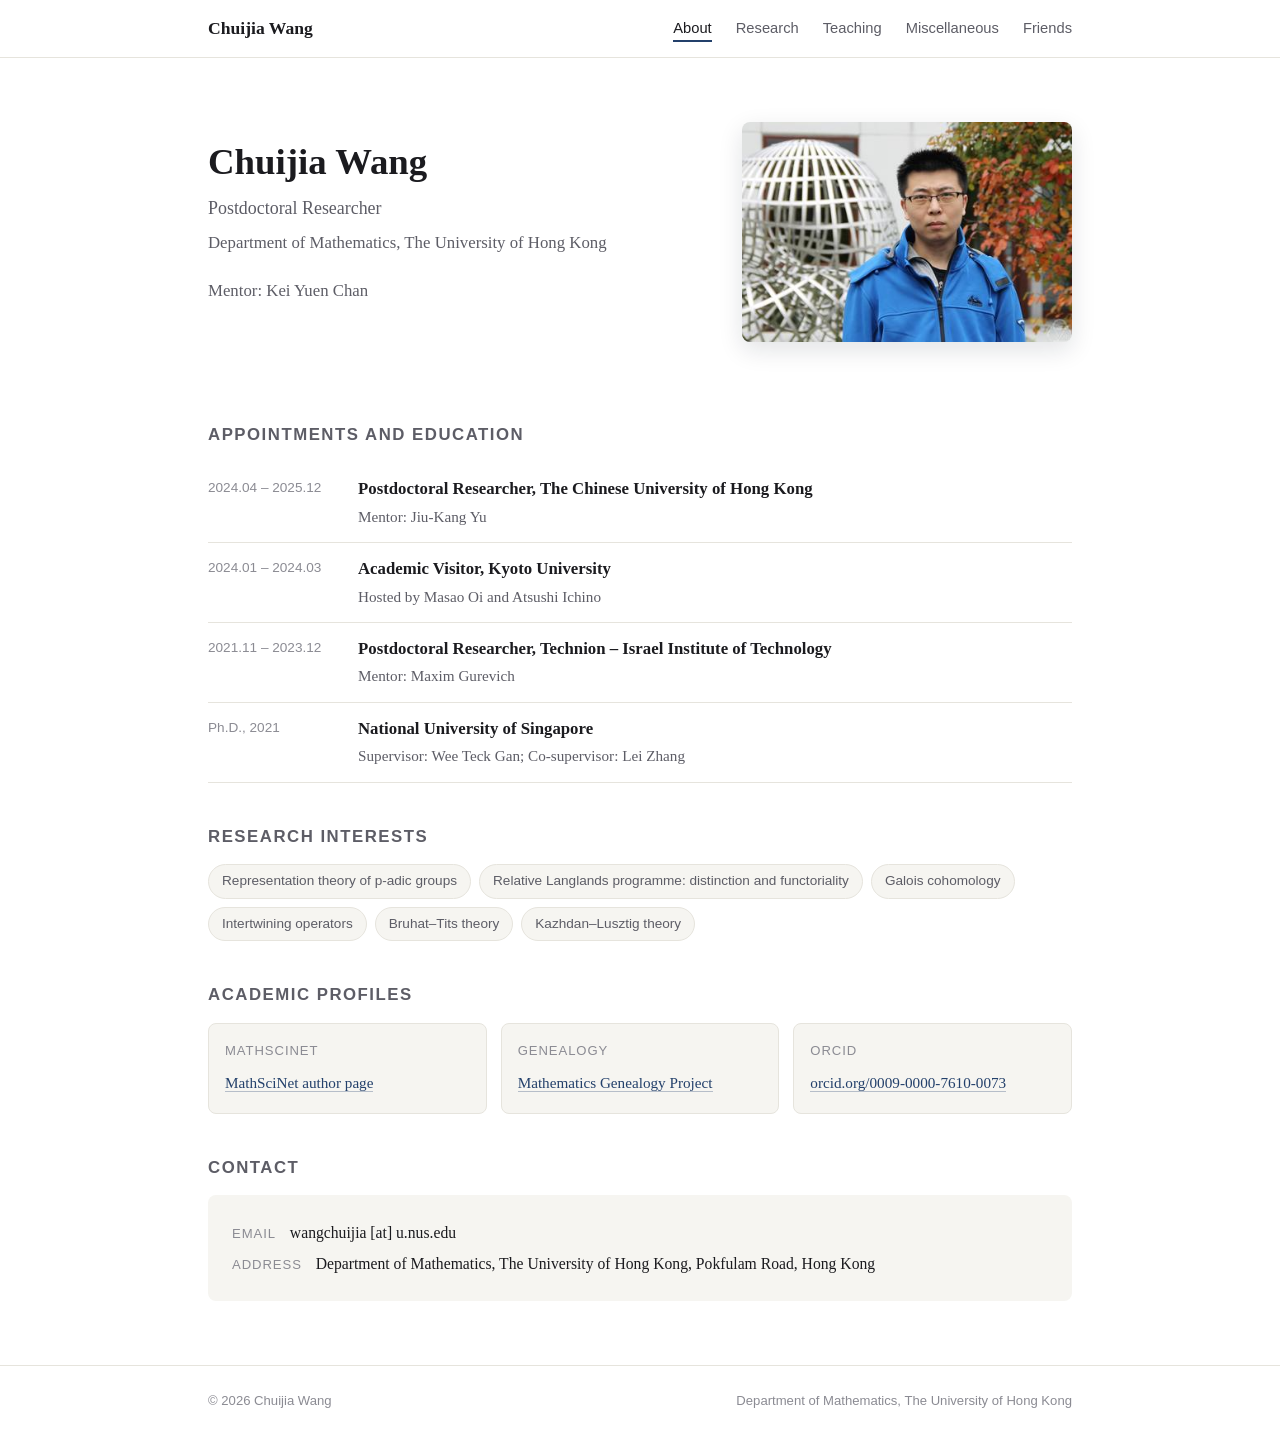
<file: index.html>
<!DOCTYPE html>
<html lang="en">
<head>
  <meta charset="utf-8">
  <meta name="viewport" content="width=device-width, initial-scale=1">
 <title>Chuijia Wang's Homepage</title>
  <meta name="description" content="Chuijia Wang, mathematician, The University of Hong Kong.">
  <link rel="icon" type="image/svg+xml" href="data:image/svg+xml,%3Csvg xmlns='http://www.w3.org/2000/svg' viewBox='0 0 32 32'%3E%3Crect width='32' height='32' rx='5' fill='%23ffffff'/%3E%3Crect x='1.5' y='1.5' width='29' height='29' rx='4' fill='none' stroke='%2323406b' stroke-width='1.5'/%3E%3Ctext x='16' y='23' text-anchor='middle' font-family='Georgia, serif' font-size='18' font-weight='bold' fill='%2323406b'%3E%E2%88%AB%3C/text%3E%3C/svg%3E">
  <link rel="stylesheet" href="assets/css/style.css">
</head>
<body>

  <header class="site-header">
    <div class="container">
      <a class="site-name" href="index.html">Chuijia Wang</a>
      <nav class="site-nav" aria-label="Main navigation">
        <button class="nav-toggle" type="button" aria-label="Toggle navigation" aria-expanded="false">
          <svg viewBox="0 0 24 24" width="24" height="24" aria-hidden="true">
            <path d="M3 6h18M3 12h18M3 18h18" fill="none" stroke="currentColor" stroke-width="2" stroke-linecap="round"/>
          </svg>
        </button>
        <ul>
          <li><a href="index.html" aria-current="page">About</a></li>
          <li><a href="research.html">Research</a></li>
          <li><a href="teaching.html">Teaching</a></li>
          <li><a href="miscellaneous.html">Miscellaneous</a></li>
          <li><a href="friends.html">Friends</a></li>
        </ul>
      </nav>
    </div>
  </header>

  <main class="container">

    <!-- ===== Hero ===== -->
    <section class="hero">
      <div>
        <h1>Chuijia Wang</h1>
        <p class="role">Postdoctoral Researcher</p>
        <p class="affiliation">Department of Mathematics, The University of Hong Kong</p>
         <p class="affiliation">Mentor: Kei Yuen Chan</p>
        <div class="quick-links">
  <!-- <a href="#contact">Email</a> -->
  <!--<a href="https://orcid.org/0009-0000-7610-0073" rel="noopener" target="_blank">ORCID</a>-->
  <!-- <a href="assets/cv.pdf">CV</a> -->
</div>
      </div>
      <img class="hero-photo" src="assets/images/photocj.jpg" alt="Portrait of Chuijia Wang">
    </section>

    <!-- ===== Appointments ===== -->
    <h2>Appointments and education</h2>
    <ul class="timeline">
      <li>
        <span class="when">2024.04 – 2025.12</span>
        <span class="what">
          <strong>Postdoctoral Researcher, The Chinese University of Hong Kong</strong><br>
          <span class="sub">Mentor: Jiu-Kang Yu</span>
        </span>
      </li>
      <li>
        <span class="when">2024.01 – 2024.03</span>
        <span class="what">
          <strong>Academic Visitor, Kyoto University</strong><br>
          <span class="sub">Hosted by Masao Oi and Atsushi Ichino</span>
        </span>
      </li>
      <li>
        <span class="when">2021.11 – 2023.12</span>
        <span class="what">
          <strong>Postdoctoral Researcher, Technion – Israel Institute of Technology</strong><br>
          <span class="sub">Mentor: Maxim Gurevich</span>
        </span>
      </li>
      <li>
        <span class="when">Ph.D., 2021</span>
        <span class="what">
          <strong>National University of Singapore</strong><br>
          <span class="sub">Supervisor: Wee Teck Gan; Co-supervisor: Lei Zhang</span>
        </span>
      </li>
    </ul>

    <!-- ===== Research interests ===== -->
    <h2>Research interests</h2>
    <div class="tags">
      <span>Representation theory of p-adic groups</span>
      <span>Relative Langlands programme: distinction and functoriality</span>
      <span>Galois cohomology</span>
      <span>Intertwining operators</span>
      <span>Bruhat–Tits theory</span>
      <span>Kazhdan–Lusztig theory</span>
    </div>

    <!-- ===== Academic profiles ===== -->
    <h2>Academic profiles</h2>
    <div class="profile-cards">
      <div class="profile-card">
        <div class="pc-name">MathSciNet</div>
        <a href="https://mathscinet.ams.org/mathscinet/author?authorId=1631959" rel="noopener" target="_blank">MathSciNet author page</a>
      </div>
      <div class="profile-card">
        <div class="pc-name">Genealogy</div>
        <a href="https://www.genealogy.math.ndsu.nodak.edu/id.php?id=279085" rel="noopener" target="_blank">Mathematics Genealogy Project</a>
      </div>
      <div class="profile-card">
        <div class="pc-name">ORCID</div>
        <a href="https://orcid.org/0009-0000-7610-0073" rel="noopener" target="_blank">orcid.org/0009-0000-7610-0073</a>
      </div>
    </div>

    <!-- ===== Contact ===== -->
    <h2 id="contact">Contact</h2>
    <div class="contact">
      <p><span class="label">Email</span> wangchuijia [at] u.nus.edu</p>
      <p><span class="label">Address</span> Department of Mathematics, The University of Hong Kong, Pokfulam Road, Hong Kong</p>
    </div>

  </main>

  <footer class="site-footer">
    <div class="container">
      <span>&copy; 2026 Chuijia Wang</span>
      <span>Department of Mathematics, The University of Hong Kong</span>
    </div>
  </footer>

  <script src="assets/js/nav.js"></script>
</body>
</html>
</file>
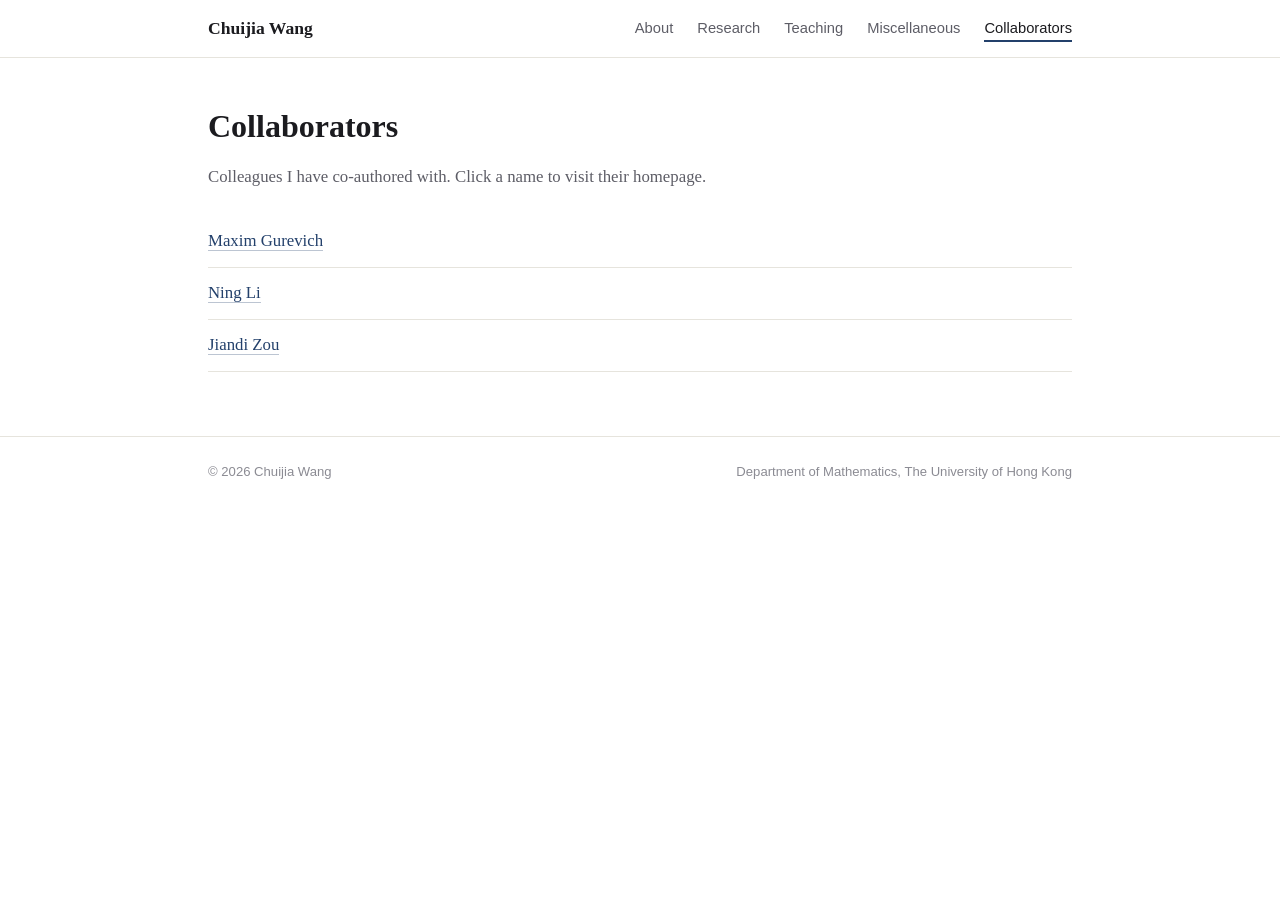
<file: collaborators.html>
<!DOCTYPE html>
<html lang="en">
<head>
  <meta charset="utf-8">
  <meta name="viewport" content="width=device-width, initial-scale=1">
  <title>Chuijia Wang — Collaborators</title>
  <meta name="description" content="Collaborators of Chuijia Wang.">
  <link rel="icon" type="image/svg+xml" href="data:image/svg+xml,%3Csvg xmlns='http://www.w3.org/2000/svg' viewBox='0 0 32 32'%3E%3Crect width='32' height='32' rx='5' fill='%23ffffff'/%3E%3Crect x='1.5' y='1.5' width='29' height='29' rx='4' fill='none' stroke='%2323406b' stroke-width='1.5'/%3E%3Ctext x='16' y='23' text-anchor='middle' font-family='Georgia, serif' font-size='18' font-weight='bold' fill='%2323406b'%3E%E2%88%AB%3C/text%3E%3C/svg%3E">
  <link rel="stylesheet" href="assets/css/style.css">
</head>
<body>

  <header class="site-header">
    <div class="container">
      <a class="site-name" href="index.html">Chuijia Wang</a>
      <nav class="site-nav" aria-label="Main navigation">
        <button class="nav-toggle" type="button" aria-label="Toggle navigation" aria-expanded="false">
          <svg viewBox="0 0 24 24" width="24" height="24" aria-hidden="true">
            <path d="M3 6h18M3 12h18M3 18h18" fill="none" stroke="currentColor" stroke-width="2" stroke-linecap="round"/>
          </svg>
        </button>
        <ul>
          <li><a href="index.html">About</a></li>
          <li><a href="research.html">Research</a></li>
          <li><a href="teaching.html">Teaching</a></li>
          <li><a href="miscellaneous.html">Miscellaneous</a></li>
          <li><a href="collaborators.html" aria-current="page">Collaborators</a></li>
        </ul>
      </nav>
    </div>
  </header>

  <main class="container">

    <div class="page-title">
      <h1>Collaborators</h1>
      <p>Colleagues I have co-authored with. Click a name to visit their homepage.</p>
    </div>

    <ul class="talk-list">
      <li><a href="REPLACE_WITH_GUREVICH_URL" rel="noopener" target="_blank">Maxim Gurevich</a></li>
      <li><a href="REPLACE_WITH_NING_LI_URL" rel="noopener" target="_blank">Ning Li</a></li>
      <li><a href="REPLACE_WITH_JIANDI_ZOU_URL" rel="noopener" target="_blank">Jiandi Zou</a></li>
    </ul>

  </main>

  <footer class="site-footer">
    <div class="container">
      <span>&copy; 2026 Chuijia Wang</span>
      <span>Department of Mathematics, The University of Hong Kong</span>
    </div>
  </footer>

  <script src="assets/js/nav.js"></script>
</body>
</html>
</file>
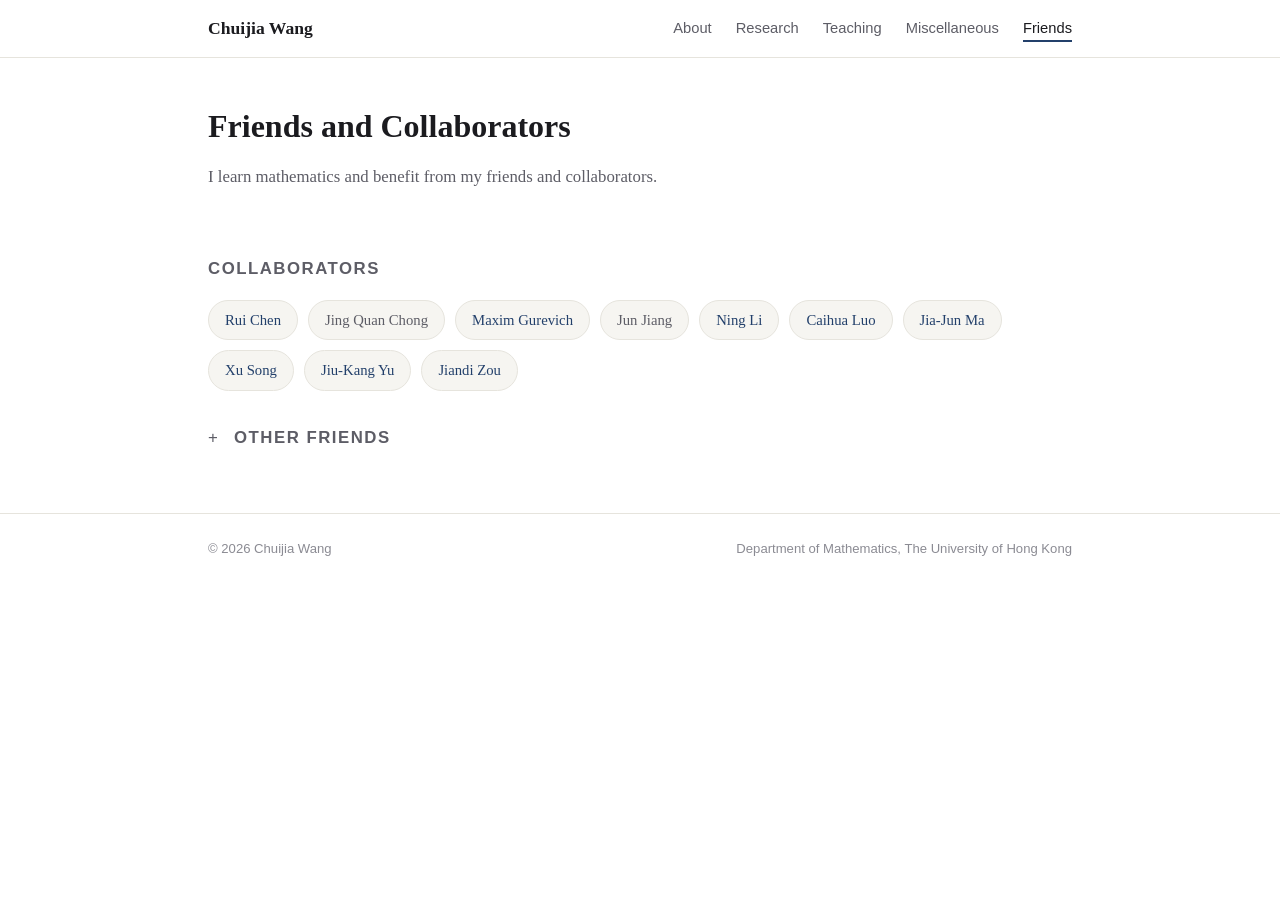
<file: friends.html>
<!DOCTYPE html>
<html lang="en">
<head>
  <meta charset="utf-8">
  <meta name="viewport" content="width=device-width, initial-scale=1">
  <title>Chuijia Wang — Collaborators</title>
  <meta name="description" content="Collaborators of Chuijia Wang.">
  <link rel="icon" type="image/svg+xml" href="data:image/svg+xml,%3Csvg xmlns='http://www.w3.org/2000/svg' viewBox='0 0 32 32'%3E%3Crect width='32' height='32' rx='5' fill='%23ffffff'/%3E%3Crect x='1.5' y='1.5' width='29' height='29' rx='4' fill='none' stroke='%2323406b' stroke-width='1.5'/%3E%3Ctext x='16' y='23' text-anchor='middle' font-family='Georgia, serif' font-size='18' font-weight='bold' fill='%2323406b'%3E%E2%88%AB%3C/text%3E%3C/svg%3E">
  <link rel="stylesheet" href="assets/css/style.css">
  <style>
    .friend-pills {
      display: flex;
      flex-wrap: wrap;
      gap: 10px;
      list-style: none;
      padding: 0;
      margin: 1.2em 0;
    }
       .friend-pills a, .friend-pills span {
      background: var(--surface);
      border: 1px solid var(--line);
      border-radius: 999px;
      padding: 7px 16px;
      font-size: .92rem;
      text-decoration: none;
    }
    .friend-pills a { color: var(--accent); }
    .friend-pills span { color: var(--muted); }
    .friend-pills a:hover { border-color: var(--accent); }
    .friend-section h3 {
  font-family: var(--sans);
  font-size: .95rem;
  color: var(--ink);
  letter-spacing: .04em;
  margin: 1.4em 0 .5em;
}
        .friends-toggle { margin-top: 2.2em; }
    .friends-toggle summary {
      list-style: none;
      cursor: pointer;
      font-family: var(--sans);
      font-size: 1.05rem;
      font-weight: 700;
      text-transform: uppercase;
      letter-spacing: .09em;
      color: var(--muted);
      line-height: 1.25;
      display: flex;
      align-items: center;
      gap: 10px;
    }
    .friends-toggle summary::-webkit-details-marker { display: none; }
    .friends-toggle summary .marker {
      display: inline-block;
      width: 16px;
      font-weight: 400;
      transition: transform .2s ease;
    }
    .friends-toggle[open] summary .marker { transform: rotate(45deg); }

  </style>
</head>
<body>

  <header class="site-header">
    <div class="container">
      <a class="site-name" href="index.html">Chuijia Wang</a>
      <nav class="site-nav" aria-label="Main navigation">
        <button class="nav-toggle" type="button" aria-label="Toggle navigation" aria-expanded="false">
          <svg viewBox="0 0 24 24" width="24" height="24" aria-hidden="true">
            <path d="M3 6h18M3 12h18M3 18h18" fill="none" stroke="currentColor" stroke-width="2" stroke-linecap="round"/>
          </svg>
        </button>
        <ul>
          <li><a href="index.html">About</a></li>
          <li><a href="research.html">Research</a></li>
          <li><a href="teaching.html">Teaching</a></li>
          <li><a href="miscellaneous.html">Miscellaneous</a></li>
          <li><a href="friends.html" aria-current="page">Friends</a></li>
        </ul>
      </nav>
    </div>
  </header>

  <main class="container">

    <div class="page-title">
      <h1>Friends and Collaborators</h1>
      <p>I learn mathematics and benefit from my friends and collaborators.</p>
    </div>


    <h2>Collaborators</h2>
    <div class="friend-pills">
        <a href="https://sato-sugar.github.io/rchenmat94//" rel="noopener" target="_blank">Rui Chen</a>
       <span>Jing Quan Chong</span>
      <a href="https://sites.google.com/view/maxgur/home" rel="noopener" target="_blank">Maxim Gurevich</a>
       <span>Jun Jiang</span>
      <a href="https://my.nankai.edu.cn/sms/ln_en/list.htm" rel="noopener" target="_blank">Ning Li</a>
      <a href="https://sites.google.com/site/chluonus/" rel="noopener" target="_blank">Caihua Luo</a>
      <a href="https://www.majiajun.org/" rel="noopener" target="_blank">Jia-Jun Ma</a>
     <a href="https://sxxy.hebtu.edu.cn/a/2025/12/01/0E58E3751E0444FFB23BB4514621695B.html" rel="noopener" target="_blank">Xu Song</a>
      <a href="https://www.himis-sz.cn/ry_36/95.html" rel="noopener" target="_blank">Jiu-Kang Yu</a>
     <a href="https://sites.google.com/view/jiandizou/home" rel="noopener" target="_blank">Jiandi Zou</a>
    </div>

   <details class="friends-toggle">
  <summary><span class="marker">+</span>Other Friends</summary>

    <h3>Representation Theorists and Number Theorists</h3>
<div class="friend-pills">
     <a href="https://sites.google.com/view/peiyicuimath" rel="noopener" target="_blank">Peiyi Cui</a>
      <a href="https://lyle24.github.io/zhibingeng/" rel="noopener" target="_blank">Zhibin Geng</a>
   <a href="https://ymsc.tsinghua.edu.cn/en/info/1033/3473.htm" rel="noopener" target="_blank">Huajie Li</a>
       <a href="https://sites.google.com/view/pengchengli/home" rel="noopener" target="_blank">Pengcheng Li</a>
   <span>Fang Shi</span>
<a href=" http://jszy.whu.edu.cn/lqwang" rel="noopener" target="_blank">Liuquan Wang</a>
   <a href="https://math.jlu.edu.cn/info/1791/16799.htm" rel="noopener" target="_blank">Zhicheng Wang</a>
   <a href="https://kdwong.github.io/" rel="noopener" target="_blank">Kayue Daniel Wong</a>
      <a href="https://sites.google.com/view/kaidiwuhomepage" rel="noopener" target="_blank">Kaidi Wu</a>
  <a href="https://yishaoyun.github.io/syi/" rel="noopener" target="_blank">Shaoyun Yi</a>
  <a href="http://www.mcm.ac.cn/people/members/202403/t20240328_1094509.html" rel="noopener" target="_blank">Hongjie Yu</a>
 <a href="https://sites.google.com/site/shilinyumath/" rel="noopener" target="_blank">Shilin Yu</a>
 <a href="http://faculty.hust.edu.cn/zhanghongfeng/en/jsxx/2701699/jsxx/jsxx.htm" rel="noopener" target="_blank">Hongfeng Zhang</a>
         <a href="https://jialiangzou.github.io/" rel="noopener" target="_blank">Jialiang Zou</a>
</div>
      <h3>Topologists and Geometers</h3>
    <div class="friend-pills">
     <a href="https://sites.google.com/site/yalongcaoshomepage/home" rel="noopener" target="_blank">Yalong Cao</a>
     <a href="https://sites.google.com/site/hrzsea/home" rel="noopener" target="_blank">Ruizhi Huang</a>
        <a href="https://sites.google.com/view/biao-ma" rel="noopener" target="_blank">Biao Ma</a>
      <a href="https://sites.google.com/view/guoleizhongshomepage/home" rel="noopener" target="_blank">Guolei Zhong</a>
  </div>

     <h3>Applied Mathematicians</h3>
    <div class="friend-pills">
 <a href="https://pangtongyao.github.io/" rel="noopener" target="_blank">Tongyao Pang</a>
  <a href="https://sites.google.com/view/yangjingzhang/" rel="noopener" target="_blank">Yangjing Zhang</a>
  </div>
  </details>

  </main>

  <footer class="site-footer">
    <div class="container">
      <span>&copy; 2026 Chuijia Wang</span>
      <span>Department of Mathematics, The University of Hong Kong</span>
    </div>
  </footer>

  <script src="assets/js/nav.js"></script>
</body>
</html>
</file>
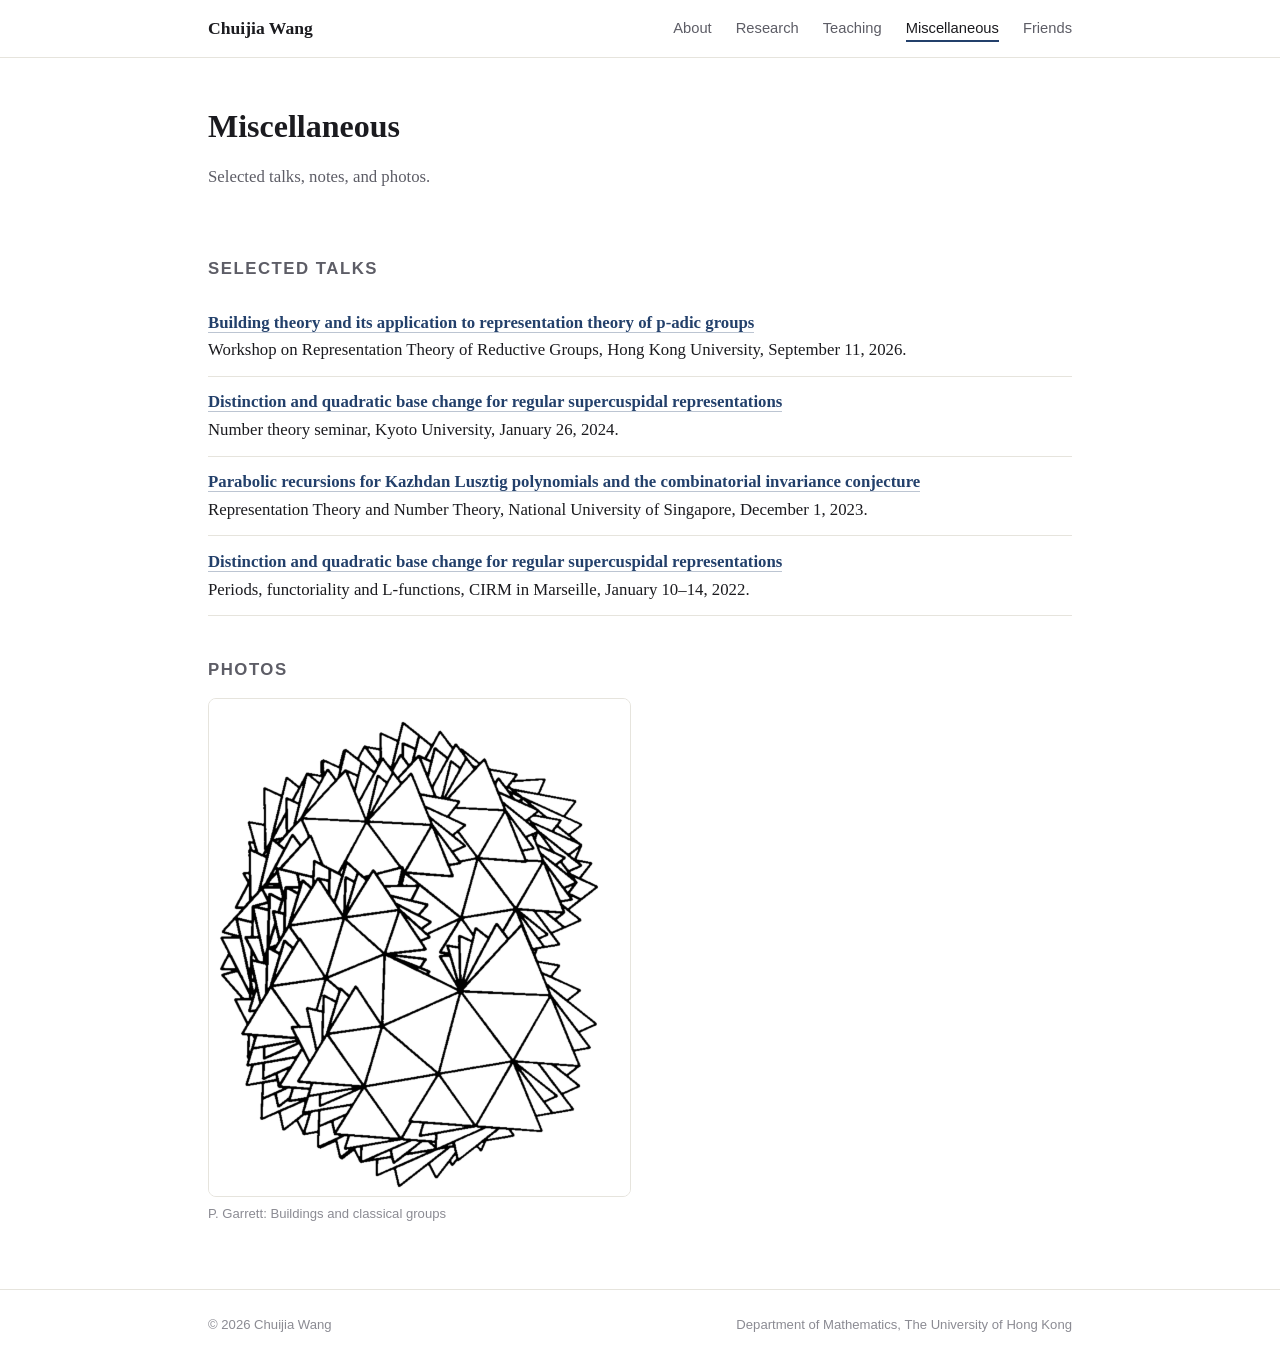
<file: miscellaneous.html>
<!DOCTYPE html>
<html lang="en">
<head>
  <meta charset="utf-8">
  <meta name="viewport" content="width=device-width, initial-scale=1">
  <title>Chuijia Wang — Miscellaneous</title>
  <meta name="description" content="Talks and photos of Chuijia Wang.">
  <link rel="icon" type="image/svg+xml" href="data:image/svg+xml,%3Csvg xmlns='http://www.w3.org/2000/svg' viewBox='0 0 32 32'%3E%3Crect width='32' height='32' rx='5' fill='%23ffffff'/%3E%3Crect x='1.5' y='1.5' width='29' height='29' rx='4' fill='none' stroke='%2323406b' stroke-width='1.5'/%3E%3Ctext x='16' y='23' text-anchor='middle' font-family='Georgia, serif' font-size='18' font-weight='bold' fill='%2323406b'%3E%E2%88%AB%3C/text%3E%3C/svg%3E">
  <link rel="stylesheet" href="assets/css/style.css">
</head>
<body>

  <header class="site-header">
    <div class="container">
      <a class="site-name" href="index.html">Chuijia Wang</a>
      <nav class="site-nav" aria-label="Main navigation">
        <button class="nav-toggle" type="button" aria-label="Toggle navigation" aria-expanded="false">
          <svg viewBox="0 0 24 24" width="24" height="24" aria-hidden="true">
            <path d="M3 6h18M3 12h18M3 18h18" fill="none" stroke="currentColor" stroke-width="2" stroke-linecap="round"/>
          </svg>
        </button>
        <ul>
          <li><a href="index.html">About</a></li>
          <li><a href="research.html">Research</a></li>
          <li><a href="teaching.html">Teaching</a></li>
          <li><a href="miscellaneous.html" aria-current="page">Miscellaneous</a></li>
          <li><a href="friends.html">Friends</a></li>
        </ul>
      </nav>
    </div>
  </header>

  <main class="container">

    <div class="page-title">
      <h1>Miscellaneous</h1>
      <p>Selected talks, notes, and photos.</p>
    </div>

    <h2>Selected talks</h2>
    <ul class="talk-list">
<li>
    <a href="https://sites.google.com/view/hku-representation-theory-conf/home" rel="noopener" target="_blank"><strong>Building theory and its application to representation theory of p-adic groups</strong></a><br>
Workshop on Representation Theory of Reductive Groups, Hong Kong University, September 11, 2026.
 </li>
  <li>
    <a href="https://www.math.kyoto-u.ac.jp/en/event/seminar/5326" rel="noopener" target="_blank"><strong>Distinction and quadratic base change for regular supercuspidal representations</strong></a><br>
Number theory seminar, Kyoto University, January 26, 2024.
 </li>

  <li>
     <a href="https://www.math.nus.edu.sg/category/events/colloquia-seminars/representation-theory-and-number-theory/page/13/" rel="noopener" target="_blank"><strong>Parabolic recursions for Kazhdan Lusztig polynomials and the combinatorial invariance conjecture </strong></a><br>
    Representation Theory and Number Theory, National University of Singapore, December 1, 2023.
      </li> 
         <li>
        <a href="https://conferences.cirm-math.fr/2732.html" rel="noopener" target="_blank"><strong>Distinction and quadratic base change for regular supercuspidal representations</strong></a><br>
        Periods, functoriality and L-functions, CIRM in Marseille, January 10–14, 2022.
      </li>
  
    </ul>

    <h2>Photos</h2>
    <div class="gallery-new">
      <figure>
        <img src="assets/images/buildings-smooth.png" alt="Illustration from P. Garrett's Buildings and Classical Groups">
        <figcaption>P. Garrett: Buildings and classical groups</figcaption>
      </figure>
    </div>

  </main>

  <footer class="site-footer">
    <div class="container">
      <span>&copy; 2026 Chuijia Wang</span>
      <span>Department of Mathematics, The University of Hong Kong</span>
    </div>
  </footer>

  <script src="assets/js/nav.js"></script>
</body>
</html>
</file>
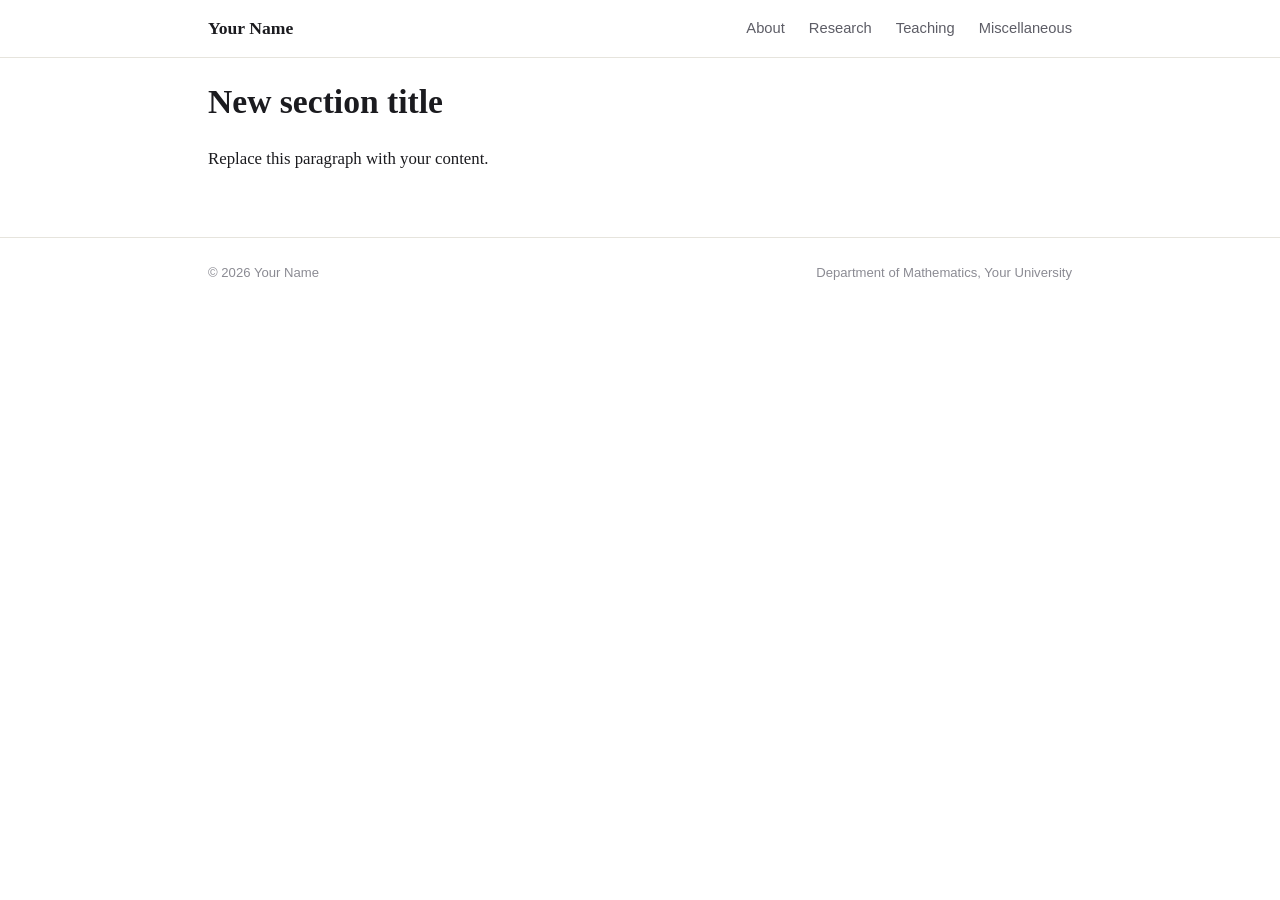
<file: page-template.html>
<!DOCTYPE html>
<html lang="en">
<head>
  <meta charset="utf-8">
  <meta name="viewport" content="width=device-width, initial-scale=1">
  <!-- 1. Change the title and description -->
  <title>Your Name — New Section</title>
  <meta name="description" content="A new section of Your Name's website.">
  <link rel="icon" type="image/svg+xml" href="data:image/svg+xml,%3Csvg xmlns='http://www.w3.org/2000/svg' viewBox='0 0 32 32'%3E%3Crect width='32' height='32' rx='5' fill='%23fbf9f4'/%3E%3Crect x='1.5' y='1.5' width='29' height='29' rx='4' fill='none' stroke='%237c2d3a' stroke-width='1.5'/%3E%3Ctext x='16' y='23' text-anchor='middle' font-family='Georgia, serif' font-size='18' font-weight='bold' fill='%237c2d3a'%3E%E2%88%AB%3C/text%3E%3C/svg%3E">
  <!-- Include MathJax only if this page needs mathematical notation -->
  <link rel="stylesheet" href="assets/css/style.css">
</head>
<body>

  <!-- 2. Copy the header from any existing page, then add one more <li> for your new section -->
  <header class="site-header">
    <div class="container">
      <a class="site-name" href="index.html">Your Name</a>
      <button class="nav-toggle" type="button" aria-expanded="false" aria-controls="site-nav">Menu</button>
      <nav class="site-nav" id="site-nav" aria-label="Main navigation">
        <ul>
          <li><a href="index.html">About</a></li>
          <li><a href="research.html">Research</a></li>
          <li><a href="teaching.html">Teaching</a></li>
          <li><a href="miscellaneous.html">Miscellaneous</a></li>
          <!-- New nav entry:
          <li><a href="page-template.html" aria-current="page">New Section</a></li>
          -->
        </ul>
      </nav>
    </div>
  </header>

  <main>
    <div class="container">
      <!-- 3. Put your content here. Headings, paragraphs, lists and galleries
              from the other pages all work without any extra setup. -->
      <h1>New section title</h1>
      <p>Replace this paragraph with your content.</p>
    </div>
  </main>

  <footer class="site-footer">
    <div class="container">
      <span>&copy; <span id="footer-year"></span> Your Name</span>
      <span>Department of Mathematics, Your University</span>
    </div>
  </footer>

  <script src="assets/js/main.js"></script>
</body>
</html>
</file>
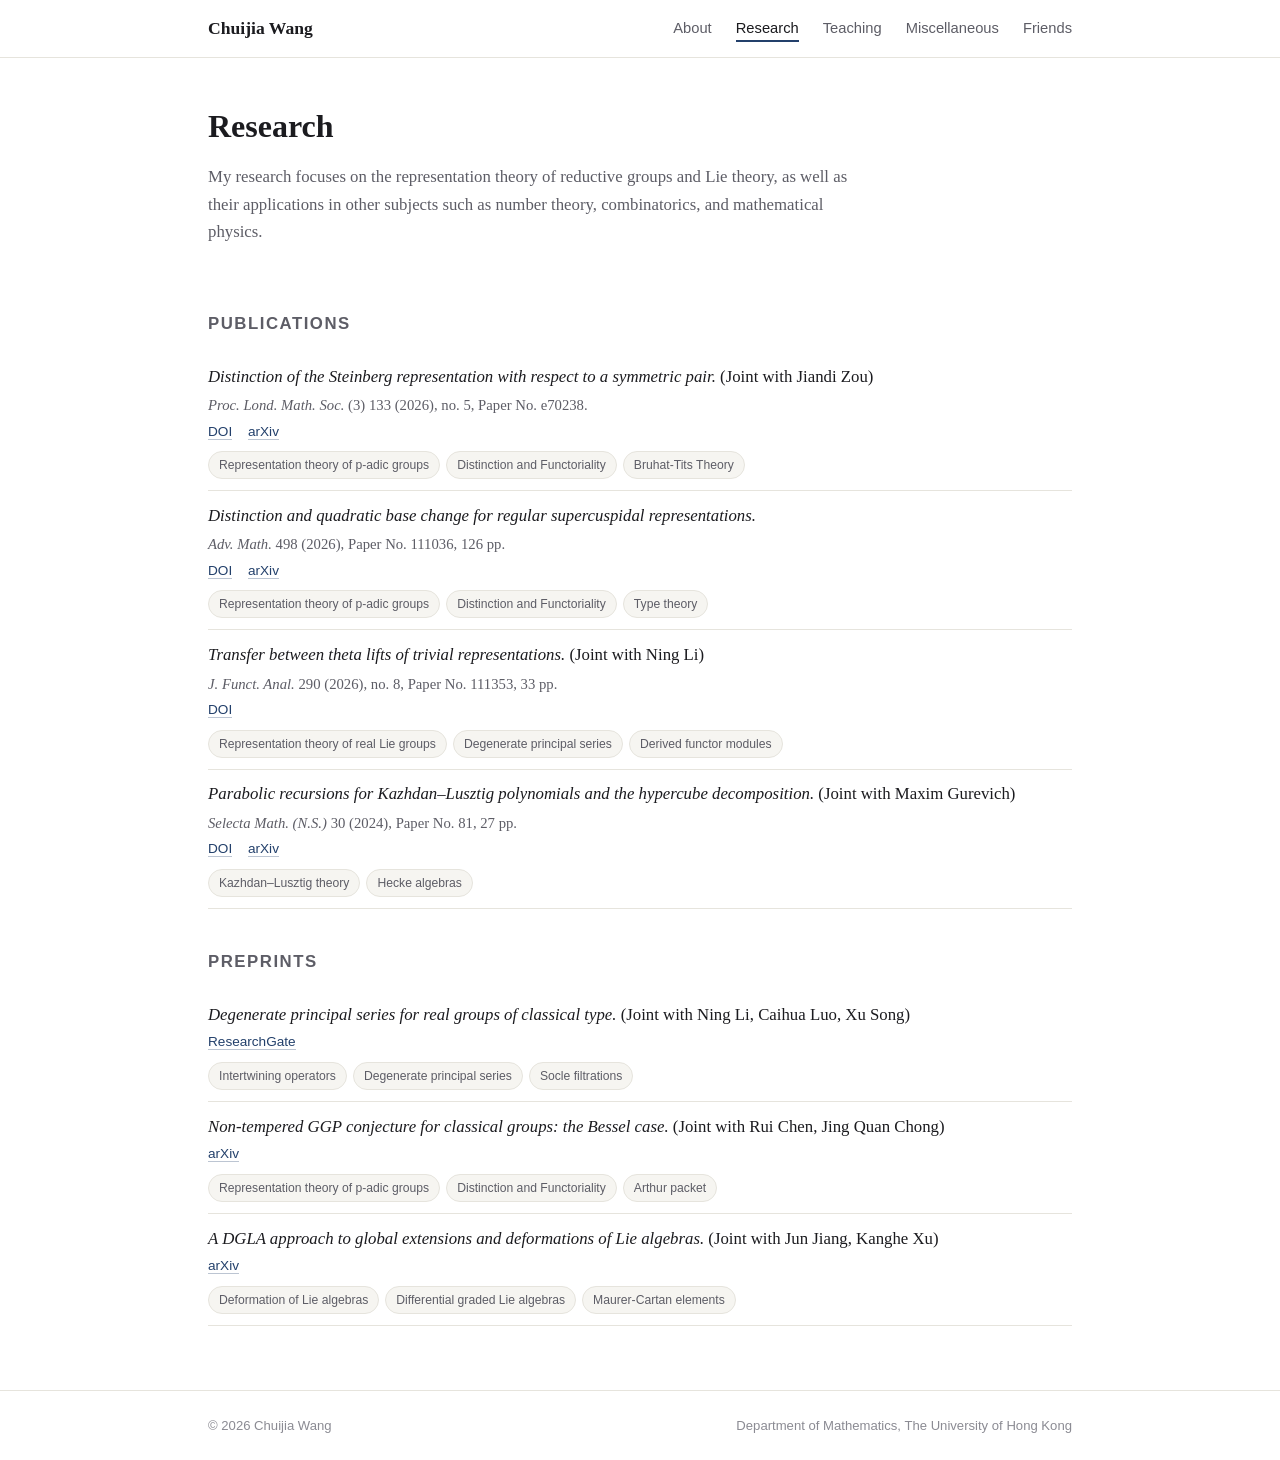
<file: research.html>
<!DOCTYPE html>
<html lang="en">
<head>
  <meta charset="utf-8">
  <meta name="viewport" content="width=device-width, initial-scale=1">
  <title>Chuijia Wang — Research</title>
  <meta name="description" content="Publications and research of Chuijia Wang.">
  <link rel="icon" type="image/svg+xml" href="data:image/svg+xml,%3Csvg xmlns='http://www.w3.org/2000/svg' viewBox='0 0 32 32'%3E%3Crect width='32' height='32' rx='5' fill='%23ffffff'/%3E%3Crect x='1.5' y='1.5' width='29' height='29' rx='4' fill='none' stroke='%2323406b' stroke-width='1.5'/%3E%3Ctext x='16' y='23' text-anchor='middle' font-family='Georgia, serif' font-size='18' font-weight='bold' fill='%2323406b'%3E%E2%88%AB%3C/text%3E%3C/svg%3E">
  <link rel="stylesheet" href="assets/css/style.css">
</head>
<body>

  <header class="site-header">
    <div class="container">
      <a class="site-name" href="index.html">Chuijia Wang</a>
      <nav class="site-nav" aria-label="Main navigation">
        <button class="nav-toggle" type="button" aria-label="Toggle navigation" aria-expanded="false">
          <svg viewBox="0 0 24 24" width="24" height="24" aria-hidden="true">
            <path d="M3 6h18M3 12h18M3 18h18" fill="none" stroke="currentColor" stroke-width="2" stroke-linecap="round"/>
          </svg>
        </button>
        <ul>
          <li><a href="index.html">About</a></li>
          <li><a href="research.html" aria-current="page">Research</a></li>
          <li><a href="teaching.html">Teaching</a></li>
          <li><a href="miscellaneous.html">Miscellaneous</a></li>
           <li><a href="friends.html">Friends</a></li>
        </ul>
      </nav>
    </div>
  </header>

  <main class="container">

    <div class="page-title">
      <h1>Research</h1>
      <p>
        My research focuses on the representation theory of reductive groups and Lie theory,
        as well as their applications in other subjects such as number theory, combinatorics, and mathematical physics.
      </p>
    </div>
 

    <h2>Publications</h2>
<article class="pub-item">
  <p class="pub-title">Distinction of the Steinberg representation with respect to a symmetric pair. <span class="joint">(Joint with Jiandi Zou)</span></p>
  <p class="pub-meta"><em>Proc. Lond. Math. Soc.</em> (3) 133 (2026), no. 5, Paper No. e70238.</p>
  <p class="pub-links">
    <a href="https://doi.org/10.1112/plms.70238" rel="noopener" target="_blank">DOI</a>
    <a href="https://arxiv.org/abs/2410.03247" rel="noopener" target="_blank">arXiv</a>
  </p>
  <ul class="pub-topics">
  <li>Representation theory of p-adic groups</li>
  <li>Distinction and Functoriality</li>
 <li>Bruhat-Tits Theory</li>
</ul>
</article>

<article class="pub-item">
  <p class="pub-title">Distinction and quadratic base change for regular supercuspidal representations.</p>
  <p class="pub-meta"><em>Adv. Math.</em> 498 (2026), Paper No. 111036, 126 pp.</p>
  <p class="pub-links">
    <a href="https://doi.org/10.1016/j.aim.2026.111036" rel="noopener" target="_blank">DOI</a>
    <a href="https://arxiv.org/abs/2201.00447" rel="noopener" target="_blank">arXiv</a>
  </p>
    <ul class="pub-topics">
  <li>Representation theory of p-adic groups</li>
  <li>Distinction and Functoriality</li>
 <li>Type theory</li>
</ul>
</article>

<article class="pub-item">
  <p class="pub-title">Transfer between theta lifts of trivial representations. <span class="joint">(Joint with Ning Li)</span></p>
  <p class="pub-meta"><em>J. Funct. Anal.</em> 290 (2026), no. 8, Paper No. 111353, 33 pp.</p>
  <p class="pub-links">
    <a href="https://doi.org/10.1016/j.jfa.2026.111353" rel="noopener" target="_blank">DOI</a>
  </p>
  <ul class="pub-topics">
  <li>Representation theory of real Lie groups</li>
  <li>Degenerate principal series</li>
  <li>Derived functor modules</li>
</ul>
</article>

<article class="pub-item">
  <p class="pub-title">Parabolic recursions for Kazhdan–Lusztig polynomials and the hypercube decomposition. <span class="joint">(Joint with Maxim Gurevich)</span></p>
  <p class="pub-meta"><em>Selecta Math. (N.S.)</em> 30 (2024), Paper No. 81, 27 pp.</p>
  <p class="pub-links">
    <a href="https://doi.org/10.1007/s00029-024-00972-0" rel="noopener" target="_blank">DOI</a>
    <a href="https://arxiv.org/abs/2303.09251" rel="noopener" target="_blank">arXiv</a>
  </p>
  <ul class="pub-topics">
  <li>Kazhdan–Lusztig theory</li>
<li>Hecke algebras</li>
</ul>
</article>
    
 <h2>Preprints</h2>
<article class="pub-item">
  <p class="pub-title">
    Degenerate principal series for real groups of classical type.
    <span class="joint">(Joint with Ning Li, Caihua Luo, Xu Song)</span>
  </p>
  <p class="pub-links">
    <a href="https://www.researchgate.net/publication/393683965_DEGENERATE_PRINCIPAL_SERIES_FOR_REAL_GROUPS_OF_CLASSICAL_TYPE" rel="noopener" target="_blank">ResearchGate</a>
  </p>
    <ul class="pub-topics">
  <li>Intertwining operators</li>
<li>Degenerate principal series</li>
      <li>Socle filtrations</li>
</ul>
</article>
<article class="pub-item">
  <p class="pub-title">
    Non-tempered GGP conjecture for classical groups: the Bessel case.
    <span class="joint">(Joint with Rui Chen, Jing Quan Chong)</span>
  </p>
  <p class="pub-links">
    <a href="https://doi.org/10.48550/arXiv.2611.20494" rel="noopener" target="_blank">arXiv</a>
  </p>
    <ul class="pub-topics">
  <li>Representation theory of p-adic groups</li>
<li>Distinction and Functoriality</li>
   <li>Arthur packet</li>
</ul>
</article>

    
    <article class="pub-item">
  <p class="pub-title">
     A DGLA approach to global extensions and deformations of Lie algebras.
    <span class="joint">(Joint with Jun Jiang, Kanghe Xu)</span>
  </p>
  <p class="pub-links">
    <a href="https://doi.org/10.48550/arXiv.2611.20072" rel="noopener" target="_blank">arXiv</a>
  </p>
    <ul class="pub-topics">
  <li>Deformation of Lie algebras</li>
<li>Differential graded Lie algebras</li>
<li>Maurer-Cartan elements</li>
</ul>
</article>
   
   


  </main>

  <footer class="site-footer">
    <div class="container">
      <span>&copy; 2026 Chuijia Wang</span>
      <span>Department of Mathematics, The University of Hong Kong</span>
    </div>
  </footer>

  <script src="assets/js/nav.js"></script>
</body>
</html>
</file>
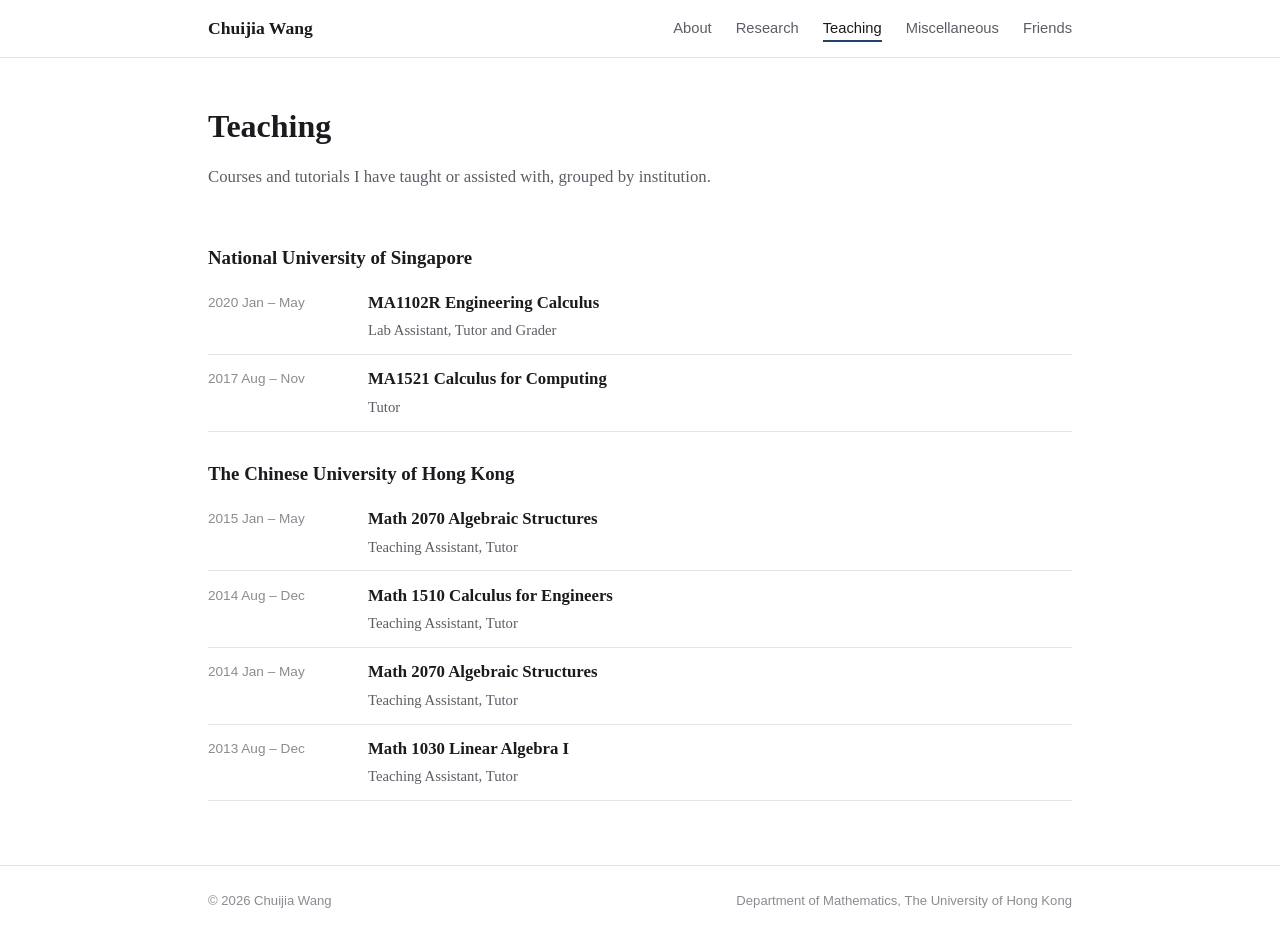
<file: teaching.html>
<!DOCTYPE html>
<html lang="en">
<head>
  <meta charset="utf-8">
  <meta name="viewport" content="width=device-width, initial-scale=1">
  <title>Chuijia Wang — Teaching</title>
  <meta name="description" content="Courses taught by Chuijia Wang.">
  <link rel="icon" type="image/svg+xml" href="data:image/svg+xml,%3Csvg xmlns='http://www.w3.org/2000/svg' viewBox='0 0 32 32'%3E%3Crect width='32' height='32' rx='5' fill='%23ffffff'/%3E%3Crect x='1.5' y='1.5' width='29' height='29' rx='4' fill='none' stroke='%2323406b' stroke-width='1.5'/%3E%3Ctext x='16' y='23' text-anchor='middle' font-family='Georgia, serif' font-size='18' font-weight='bold' fill='%2323406b'%3E%E2%88%AB%3C/text%3E%3C/svg%3E">
  <link rel="stylesheet" href="assets/css/style.css">
</head>
<body>

  <header class="site-header">
    <div class="container">
      <a class="site-name" href="index.html">Chuijia Wang</a>
      <nav class="site-nav" aria-label="Main navigation">
        <button class="nav-toggle" type="button" aria-label="Toggle navigation" aria-expanded="false">
          <svg viewBox="0 0 24 24" width="24" height="24" aria-hidden="true">
            <path d="M3 6h18M3 12h18M3 18h18" fill="none" stroke="currentColor" stroke-width="2" stroke-linecap="round"/>
          </svg>
        </button>
        <ul>
          <li><a href="index.html">About</a></li>
          <li><a href="research.html">Research</a></li>
          <li><a href="teaching.html" aria-current="page">Teaching</a></li>
          <li><a href="miscellaneous.html">Miscellaneous</a></li>
           <li><a href="friends.html">Friends</a></li>
        </ul>
      </nav>
    </div>
  </header>

  <main class="container">

    <div class="page-title">
      <h1>Teaching</h1>
      <p>Courses and tutorials I have taught or assisted with, grouped by institution.</p>
    </div>

    <section class="school-block">
      <h3>National University of Singapore</h3>

      <div class="course-item">
        <span class="when">2020 Jan – May</span>
        <span>
          <strong>MA1102R Engineering Calculus</strong><br>
          <span class="role">Lab Assistant, Tutor and Grader</span>
        </span>
      </div>

      <div class="course-item">
        <span class="when">2017 Aug – Nov</span>
        <span>
          <strong>MA1521 Calculus for Computing</strong><br>
          <span class="role">Tutor</span>
        </span>
      </div>
    </section>

    <section class="school-block">
      <h3>The Chinese University of Hong Kong</h3>

      <div class="course-item">
        <span class="when">2015 Jan – May</span>
        <span>
          <strong>Math 2070 Algebraic Structures</strong><br>
          <span class="role">Teaching Assistant, Tutor</span>
        </span>
      </div>

      <div class="course-item">
        <span class="when">2014 Aug – Dec</span>
        <span>
          <strong>Math 1510 Calculus for Engineers</strong><br>
          <span class="role">Teaching Assistant, Tutor</span>
        </span>
      </div>

      <div class="course-item">
        <span class="when">2014 Jan – May</span>
        <span>
          <strong>Math 2070 Algebraic Structures</strong><br>
          <span class="role">Teaching Assistant, Tutor</span>
        </span>
      </div>

      <div class="course-item">
        <span class="when">2013 Aug – Dec</span>
        <span>
          <strong>Math 1030 Linear Algebra I</strong><br>
          <span class="role">Teaching Assistant, Tutor</span>
        </span>
      </div>
    </section>

  </main>

  <footer class="site-footer">
    <div class="container">
      <span>&copy; 2026 Chuijia Wang</span>
      <span>Department of Mathematics, The University of Hong Kong</span>
    </div>
  </footer>

  <script src="assets/js/nav.js"></script>
</body>
</html>
</file>
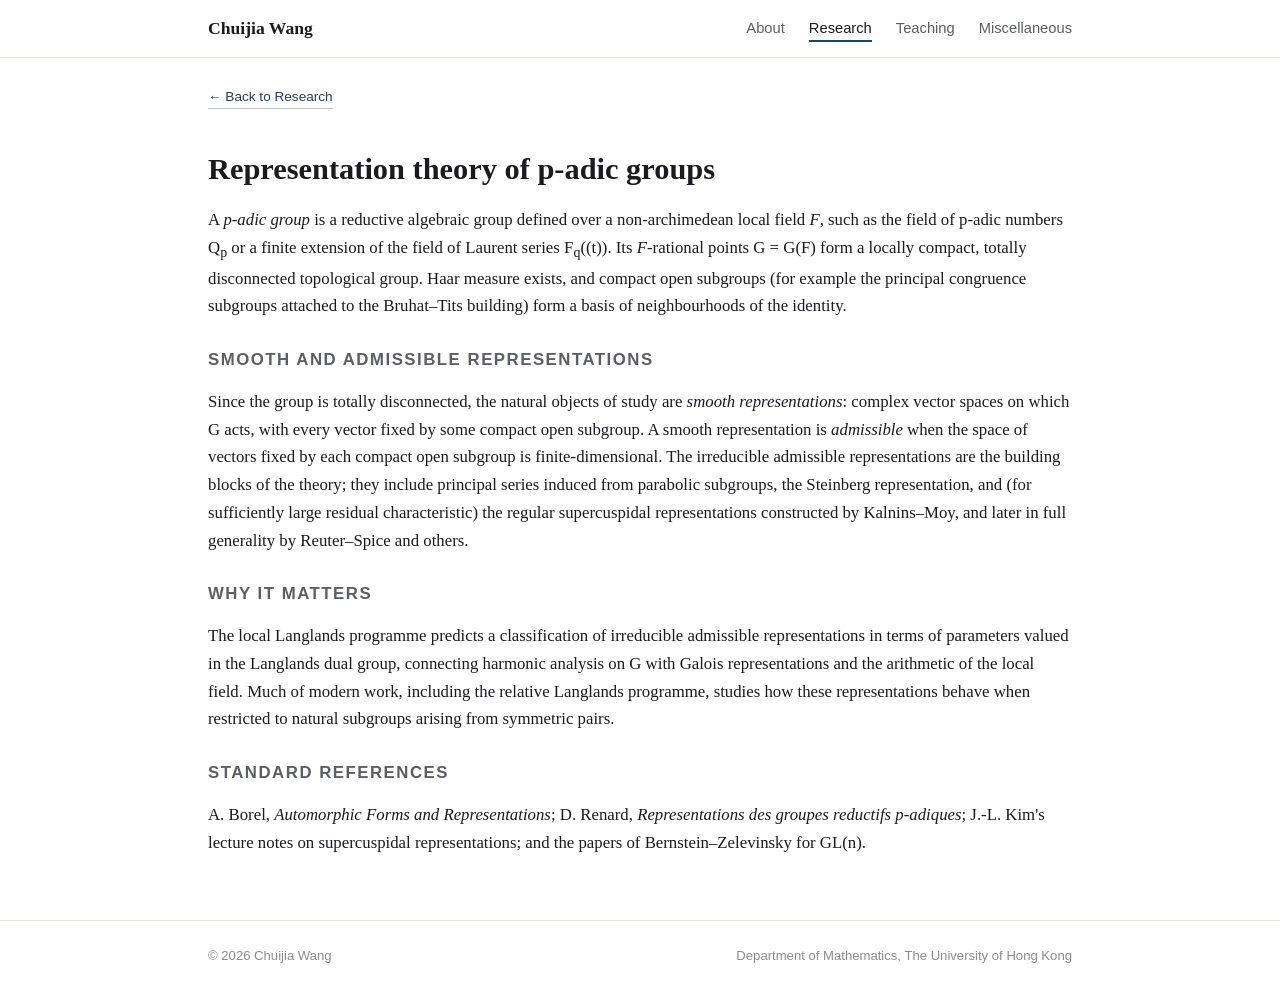
<file: topics/p-adic-groups.html>
<!DOCTYPE html>
<html lang="en">
<head>
  <meta charset="utf-8">
  <meta name="viewport" content="width=device-width, initial-scale=1">
  <title>Representation theory of p-adic groups — Chuijia Wang</title>
  <meta name="description" content="Short explanation of the representation theory of p-adic groups.">
  <link rel="icon" type="image/svg+xml" href="data:image/svg+xml,%3Csvg xmlns='http://www.w3.org/2000/svg' viewBox='0 0 32 32'%3E%3Crect width='32' height='32' rx='5' fill='%23ffffff'/%3E%3Crect x='1.5' y='1.5' width='29' height='29' rx='4' fill='none' stroke='%2323406b' stroke-width='1.5'/%3E%3Ctext x='16' y='23' text-anchor='middle' font-family='Georgia, serif' font-size='18' font-weight='bold' fill='%2323406b'%3E%E2%88%AB%3C/text%3E%3C/svg%3E">
  <link rel="stylesheet" href="../assets/css/style.css">
</head>
<body>

  <header class="site-header">
    <div class="container">
      <a class="site-name" href="../index.html">Chuijia Wang</a>
      <nav class="site-nav" aria-label="Main navigation">
        <button class="nav-toggle" type="button" aria-label="Toggle navigation" aria-expanded="false">
          <svg viewBox="0 0 24 24" width="24" height="24" aria-hidden="true">
            <path d="M3 6h18M3 12h18M3 18h18" fill="none" stroke="currentColor" stroke-width="2" stroke-linecap="round"/>
          </svg>
        </button>
        <ul>
          <li><a href="../index.html">About</a></li>
          <li><a href="../research.html" aria-current="page">Research</a></li>
          <li><a href="../teaching.html">Teaching</a></li>
          <li><a href="../miscellaneous.html">Miscellaneous</a></li>
        </ul>
      </nav>
    </div>
  </header>

  <main class="container topic-detail">

    <a class="back-link" href="../research.html">&larr; Back to Research</a>

    <h1>Representation theory of p-adic groups</h1>

    <p>
      A <em>p-adic group</em> is a reductive algebraic group defined over a non-archimedean
      local field <em>F</em>, such as the field of p-adic numbers Q<sub>p</sub> or a finite
      extension of the field of Laurent series F<sub>q</sub>((t)). Its <em>F</em>-rational
      points G = G(F) form a locally compact, totally disconnected topological group.
      Haar measure exists, and compact open subgroups (for example the principal congruence
      subgroups attached to the Bruhat–Tits building) form a basis of neighbourhoods of
      the identity.
    </p>

    <h2>Smooth and admissible representations</h2>
    <p>
      Since the group is totally disconnected, the natural objects of study are
      <em>smooth representations</em>: complex vector spaces on which G acts, with every
      vector fixed by some compact open subgroup. A smooth representation is
      <em>admissible</em> when the space of vectors fixed by each compact open subgroup
      is finite-dimensional. The irreducible admissible representations are the building
      blocks of the theory; they include principal series induced from parabolic
      subgroups, the Steinberg representation, and (for sufficiently large residual
      characteristic) the regular supercuspidal representations constructed by
      Kalnins–Moy, and later in full generality by Reuter–Spice and others.
    </p>

    <h2>Why it matters</h2>
    <p>
      The local Langlands programme predicts a classification of irreducible admissible
      representations in terms of parameters valued in the Langlands dual group,
      connecting harmonic analysis on G with Galois representations and the arithmetic
      of the local field. Much of modern work, including the relative Langlands
      programme, studies how these representations behave when restricted to natural
      subgroups arising from symmetric pairs.
    </p>

    <h2>Standard references</h2>
    <p>
      A. Borel, <em>Automorphic Forms and Representations</em>;
      D. Renard, <em>Representations des groupes reductifs p-adiques</em>;
      J.-L. Kim's lecture notes on supercuspidal representations;
      and the papers of Bernstein–Zelevinsky for GL(n).
    </p>

  </main>

  <footer class="site-footer">
    <div class="container">
      <span>&copy; 2026 Chuijia Wang</span>
      <span>Department of Mathematics, The University of Hong Kong</span>
    </div>
  </footer>

  <script src="../assets/js/nav.js"></script>
</body>
</html>
</file>
<file: assets/css/style.css>
/* ===== Redesigned academic site — modern editorial style ===== */

:root {
  --bg:        #ffffff;
  --surface:   #f6f5f1;
  --ink:       #1b1b1f;
  --muted:     #5d5d66;
  --faint:     #8b8b93;
  --line:      #e6e4dd;
  --accent:    #23406b;   /* deep indigo */
  --accent-2:  #7c2d3a;
  --radius:    8px;

  --serif: "Charter", "Iowan Old Style", "Palatino Linotype", Palatino, Georgia, serif;
  --sans:  "Segoe UI", "Helvetica Neue", Helvetica, system-ui, sans-serif;
  --max: 920px;
}

*, *::before, *::after { box-sizing: border-box; }

body {
  margin: 0;
  background: var(--bg);
  color: var(--ink);
  font-family: var(--serif);
  font-size: 1.05rem;
  line-height: 1.65;
}

img { max-width: 100%; display: block; }

a {
  color: var(--accent);
  text-decoration: none;
  border-bottom: 1px solid color-mix(in srgb, var(--accent) 30%, transparent);
}
a:hover { color: var(--accent-2); border-bottom-color: var(--accent-2); }

h1, h2, h3 { line-height: 1.25; font-weight: 700; }
h2 {
  font-size: 1.05rem;
  font-family: var(--sans);
  text-transform: uppercase;
  letter-spacing: .09em;
  color: var(--muted);
  margin: 2.6em 0 1em;
}

/* ---------- header ---------- */
.site-header {
  position: sticky;
  top: 0;
  background: color-mix(in srgb, var(--bg) 92%, transparent);
  backdrop-filter: blur(8px);
  border-bottom: 1px solid var(--line);
  z-index: 10;
}
.site-header .container {
  max-width: var(--max);
  margin: 0 auto;
  padding: 14px 28px;
  display: flex;
  justify-content: space-between;
  align-items: center;
  gap: 16px;
}
.site-name {
  font-weight: 700;
  font-size: 1.1rem;
  color: var(--ink);
  border-bottom: none;
}
.site-nav ul {
  list-style: none;
  margin: 0; padding: 0;
  display: flex; gap: 24px;
  font-family: var(--sans);
  font-size: .92rem;
}
.site-nav a {
  color: var(--muted);
  border-bottom: none;
  padding: 4px 0;
}
.site-nav a:hover { color: var(--accent); }
.site-nav a[aria-current="page"] {
  color: var(--ink);
  border-bottom: 2px solid var(--accent);
}

.nav-toggle {
  display: none;
  background: none;
  border: none;
  padding: 4px;
  color: var(--ink);
  cursor: pointer;
}

.container {
  max-width: var(--max);
  margin: 0 auto;
  padding: 0 28px;
}

/* ---------- hero ---------- */
.hero {
  display: grid;
  grid-template-columns: 1.5fr 1fr;
  gap: 40px;
  align-items: center;
  padding: 64px 0 40px;
}
.hero h1 {
  font-size: 2.3rem;
  margin: 0 0 .25em;
}
.hero .role {
  font-size: 1.12rem;
  color: var(--muted);
  margin: 0 0 .3em;
}
.hero .affiliation {
  color: var(--muted);
  margin: 0 0 1.2em;
}
.hero .quick-links {
  font-family: var(--sans);
  font-size: .9rem;
  display: flex;
  gap: 18px;
  flex-wrap: wrap;
}
.hero .quick-links a { border-bottom: 1px solid var(--line); }

.hero-photo {
  width: 100%;
  aspect-ratio: 3 / 2;
  object-fit: cover;
  border-radius: var(--radius);
  box-shadow: 0 8px 24px rgba(20, 25, 40, .12);
}

/* ---------- timeline ---------- */
.timeline { list-style: none; margin: 0; padding: 0; }
.timeline li {
  display: grid;
  grid-template-columns: 130px 1fr;
  gap: 20px;
  padding: .7em 0;
  border-bottom: 1px solid var(--line);
}
.timeline .when {
  font-family: var(--sans);
  font-size: .85rem;
  color: var(--faint);
  padding-top: 2px;
}
.timeline .what strong { font-weight: 700; }
.timeline .what .sub { color: var(--muted); font-size: .95rem; }

/* ---------- interest tags ---------- */
.tags {
  display: flex;
  flex-wrap: wrap;
  gap: 8px;
  margin: 0;
}
.tags span {
  font-family: var(--sans);
  font-size: .85rem;
  background: var(--surface);
  border: 1px solid var(--line);
  border-radius: 999px;
  padding: 5px 13px;
  color: var(--muted);
}

/* ---------- profile cards ---------- */
.profile-cards {
  display: grid;
  grid-template-columns: repeat(3, 1fr);
  gap: 14px;
}
.profile-card {
  background: var(--surface);
  border: 1px solid var(--line);
  border-radius: var(--radius);
  padding: 16px;
}
.profile-card .pc-name {
  font-family: var(--sans);
  font-size: .82rem;
  text-transform: uppercase;
  letter-spacing: .07em;
  color: var(--faint);
  margin-bottom: 8px;
}
.profile-card a { font-size: .95rem; }

/* ---------- contact ---------- */
.contact {
  background: var(--surface);
  border-radius: var(--radius);
  padding: 20px 24px;
  font-size: .98rem;
}
.contact p { margin: .3em 0; }
.contact .label {
  font-family: var(--sans);
  font-size: .82rem;
  color: var(--faint);
  text-transform: uppercase;
  letter-spacing: .07em;
  margin-right: 10px;
}

/* ---------- footer ---------- */
.site-footer {
  border-top: 1px solid var(--line);
  margin-top: 64px;
  padding: 24px 0;
  font-family: var(--sans);
  font-size: .82rem;
  color: var(--faint);
}
.site-footer .container {
  display: flex;
  justify-content: space-between;
  flex-wrap: wrap;
  gap: 8px;
}

/* ===== Subpages ===== */
.page-title { padding: 48px 0 8px; }
.page-title h1 { font-size: 2rem; margin: 0 0 .3em; }
.page-title p { color: var(--muted); max-width: 660px; }

.pub-item { padding: .65em 0; border-bottom: 1px solid var(--line); }
.pub-item .pub-title { font-size: 1.05rem; font-style: italic; margin: 0 0 .15em; }
.pub-item .pub-title .joint { font-style: normal; }
.pub-item .pub-meta { color: var(--muted); font-size: .92rem; margin: 0 0 .2em; }
.pub-item .pub-links { font-family: var(--sans); font-size: .85rem; margin: 0; }
.pub-item .pub-links a { margin-right: 12px; }
.pub-item .pub-topics {
  display: flex;
  flex-wrap: wrap;
  gap: 6px;
  margin: .5em 0 0;
  padding: 0;
  list-style: none;
}
.pub-item .pub-topics li {
  font-family: var(--sans);
  font-size: .76rem;
  color: var(--muted);
  background: var(--surface);
  border: 1px solid var(--line);
  border-radius: 999px;
  padding: 3px 10px;
}

.school-block h3 { font-size: 1.18rem; margin: 1.6em 0 .5em; }
.course-item {
  display: grid;
  grid-template-columns: 140px 1fr;
  gap: 20px;
  padding: .6em 0;
  border-bottom: 1px solid var(--line);
}
.course-item .when { font-family: var(--sans); font-size: .85rem; color: var(--faint); padding-top: 3px; }
.course-item .role { color: var(--muted); font-size: .92rem; }

.gallery-new {
  display: grid;
  grid-template-columns: repeat(2, 1fr);
  gap: 18px;
  margin: 0 0 1em;
}
.gallery-new figure { margin: 0; }
.gallery-new img {
  border-radius: var(--radius);
  border: 1px solid var(--line);
  width: 100%;
}
.gallery-new figcaption {
  font-family: var(--sans);
  font-size: .82rem;
  color: var(--faint);
  margin-top: 6px;
}

.talk-list { list-style: none; padding: 0; margin: 0; }
.talk-list li { padding: .7em 0; border-bottom: 1px solid var(--line); }

/* topic cards with detail pages */
.topic-cards {
  display: grid;
  grid-template-columns: repeat(2, 1fr);
  gap: 10px;
  margin: 1em 0;
}
.topic-card {
  background: var(--surface);
  border: 1px solid var(--line);
  border-radius: var(--radius);
  padding: 8px 14px;
  color: var(--ink);
}
a.topic-card:hover { border-color: var(--accent); color: var(--accent); }
a.topic-card .tc-name { font-weight: 700; }
a.topic-card .tc-desc {
  font-size: .86rem;
  color: var(--muted);
  margin-top: 4px;
  font-family: var(--sans);
}

.topic-detail { padding-top: 24px; }
.topic-detail h1 { font-size: 1.9rem; margin-bottom: .6em; }
.topic-detail .back-link {
  font-family: var(--sans);
  font-size: .85rem;
  margin-bottom: 1.5em;
  display: inline-block;
}
.topic-detail h2 { margin-top: 1.8em; }

:focus-visible { outline: 2px solid var(--accent); outline-offset: 2px; }

@media (max-width: 720px) {
  .hero { grid-template-columns: 1fr; gap: 28px; padding: 40px 0 24px; }
  .hero h1 { font-size: 1.8rem; }
  .timeline li { grid-template-columns: 1fr; gap: 2px; }
  .profile-cards { grid-template-columns: 1fr; }

  .site-name { white-space: nowrap; }
  .nav-toggle { display: block; }
  .site-nav { position: relative; }
  .site-nav ul {
    display: none;
    position: absolute;
    top: calc(100% + 10px);
    right: 0;
    flex-direction: column;
    gap: 0;
    background: var(--bg);
    border: 1px solid var(--line);
    border-radius: var(--radius);
    box-shadow: 0 8px 24px rgba(20, 25, 40, .12);
    min-width: 190px;
    padding: 6px 0;
    font-size: .92rem;
  }
  .site-nav ul.open { display: flex; }
  .site-nav li { padding: 9px 20px; }
}
/* （注：内容由AI生成） */
</file>
